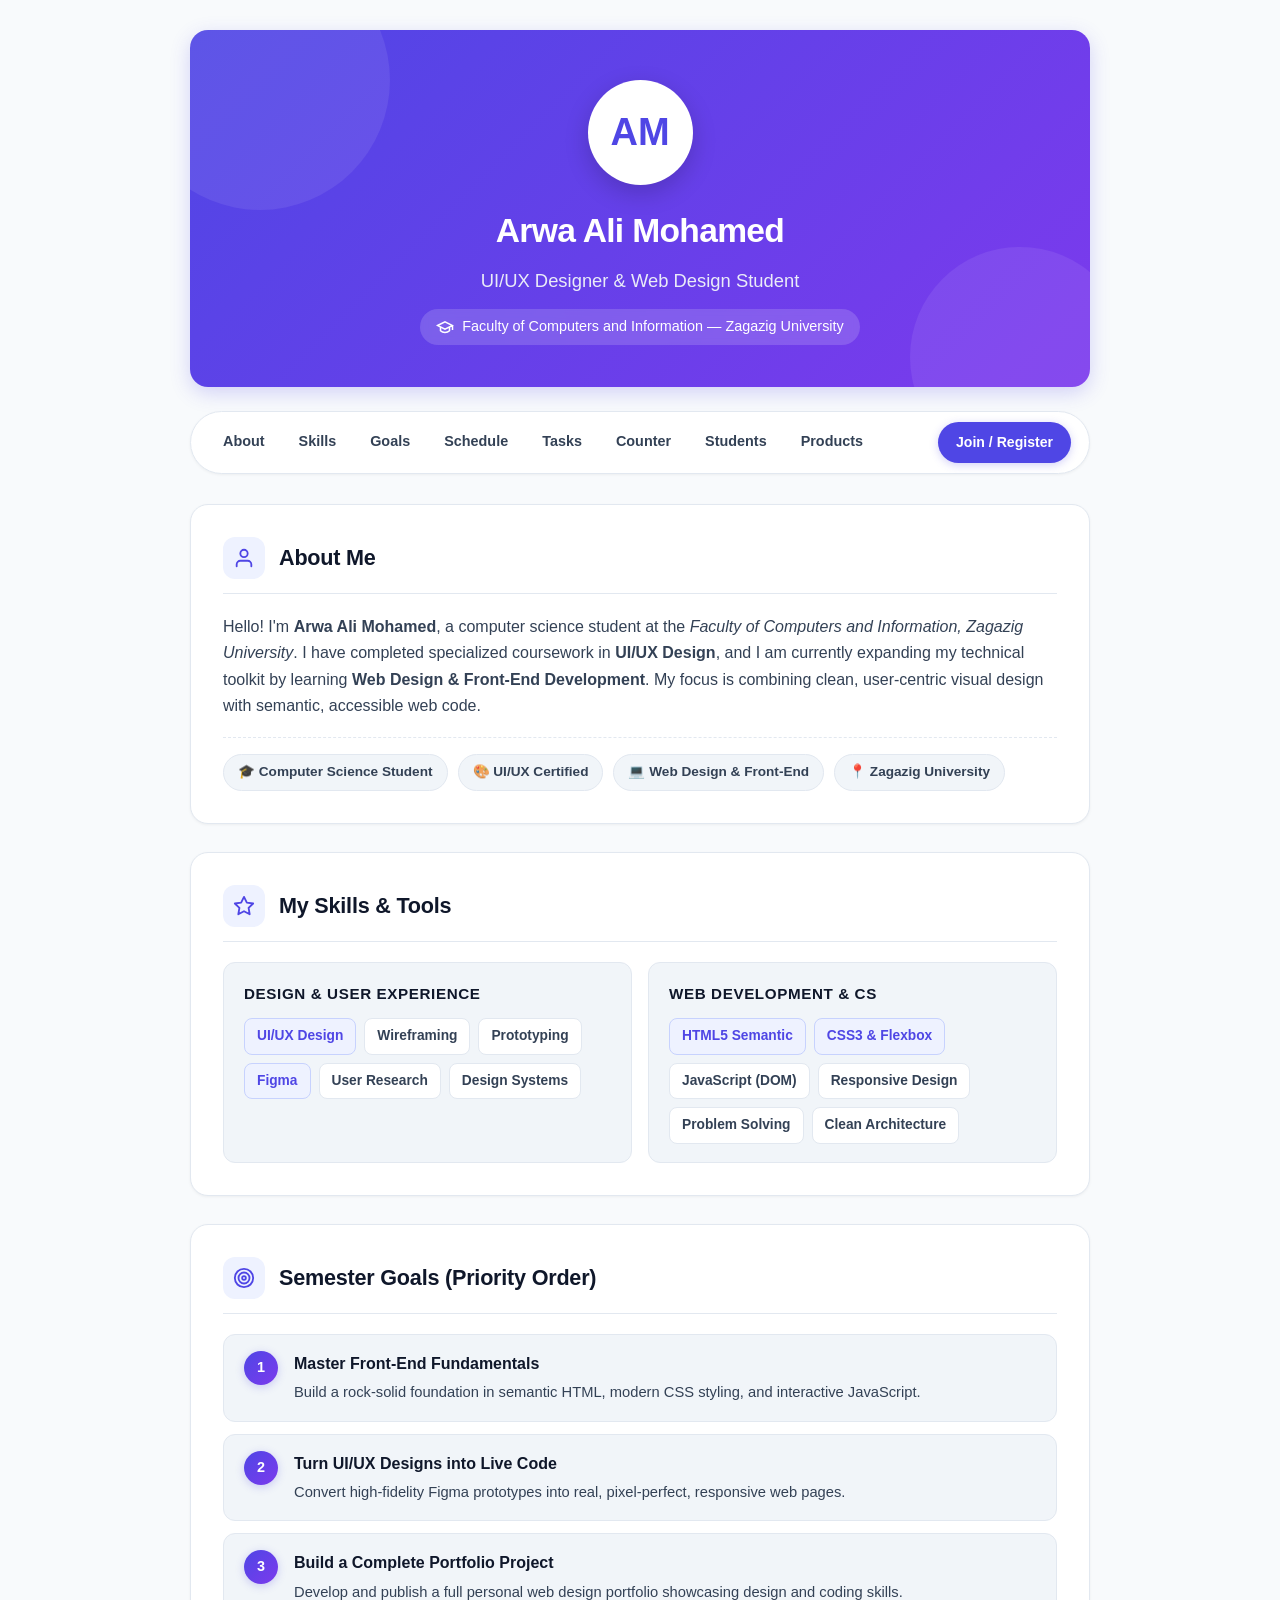
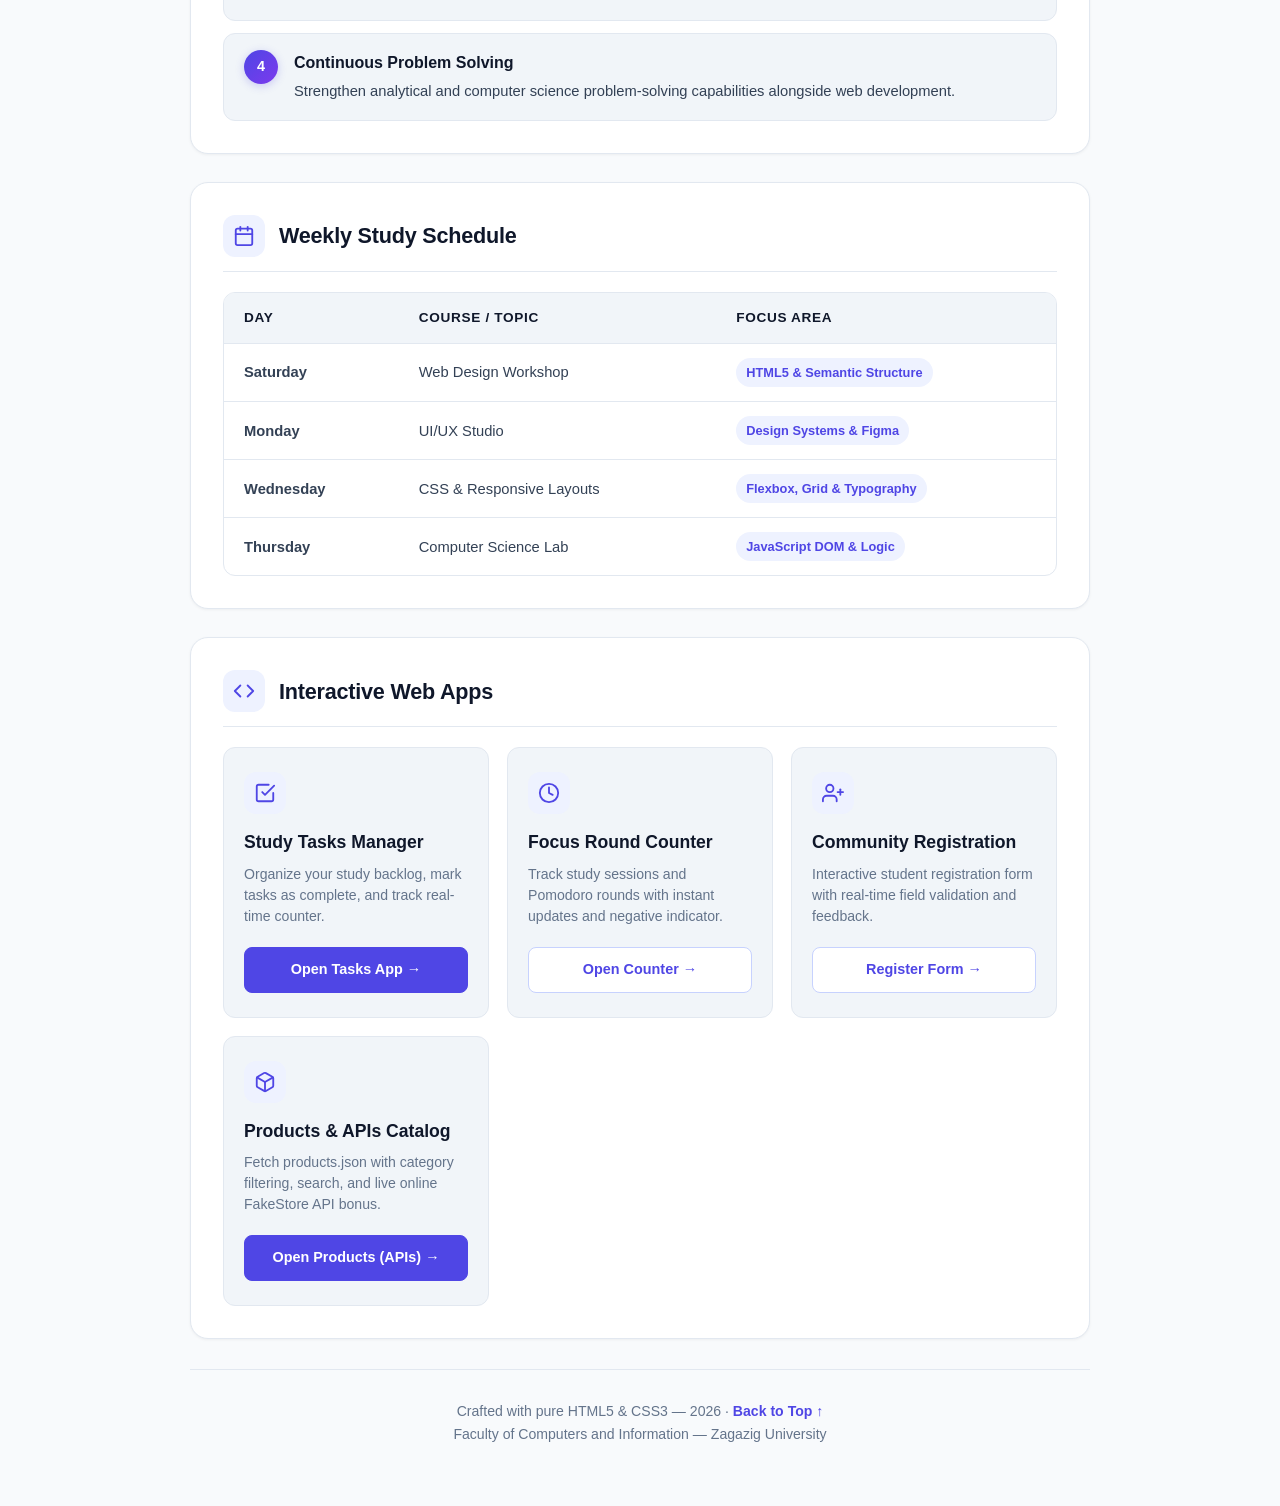
<file: index.html>
<!DOCTYPE html>
<html lang="en">
<head>
    <meta charset="UTF-8">
    <meta name="viewport" content="width=device-width, initial-scale=1.0">
    <title>Arwa Ali Mohamed | Student Profile & Portfolio</title>
    <!-- External CSS Stylesheet -->
    <link rel="stylesheet" href="style.css">
</head>
<body>

    <div class="container">
        <!-- Hero Header -->
        <header class="hero-header">
            <div class="profile-avatar">AM</div>
            <h1>Arwa Ali Mohamed</h1>
            <p class="subtitle">UI/UX Designer & Web Design Student</p>
            <div class="university">
                <svg width="18" height="18" viewBox="0 0 24 24" fill="none" stroke="currentColor" stroke-width="2">
                    <path d="M22 10v6M2 10l10-5 10 5-10 5z"></path>
                    <path d="M6 12v5c3 3 9 3 12 0v-5"></path>
                </svg>
                Faculty of Computers and Information — Zagazig University
            </div>
        </header>

        <!-- Modern Floating Navbar -->
        <nav class="main-nav">
            <div class="nav-links">
                <a href="#about">About</a>
                <a href="#skills">Skills</a>
                <a href="#goals">Goals</a>
                <a href="#schedule">Schedule</a>
                <a href="todo.html">Tasks</a>
                <a href="counter.html">Counter</a>
                <a href="students.html">Students</a>
                <a href="products.html">Products</a>
            </div>
            <a href="register.html" class="nav-cta-btn">Join / Register</a>
        </nav>

        <!-- Main Content -->
        <main>
            <!-- 1. About Me Section -->
            <section id="about" class="section-card">
                <div class="section-header">
                    <div class="icon-badge">
                        <svg viewBox="0 0 24 24">
                            <path d="M20 21v-2a4 4 0 0 0-4-4H8a4 4 0 0 0-4 4v2"></path>
                            <circle cx="12" cy="7" r="4"></circle>
                        </svg>
                    </div>
                    <h2 class="section-title">About Me</h2>
                </div>
                <p>
                    Hello! I'm <strong>Arwa Ali Mohamed</strong>, a computer science student at the 
                    <em>Faculty of Computers and Information, Zagazig University</em>. 
                    I have completed specialized coursework in <strong>UI/UX Design</strong>, and I am currently expanding 
                    my technical toolkit by learning <strong>Web Design & Front-End Development</strong>. 
                    My focus is combining clean, user-centric visual design with semantic, accessible web code.
                </p>
                <div class="stats-chips-row">
                    <span class="stat-chip">🎓 Computer Science Student</span>
                    <span class="stat-chip">🎨 UI/UX Certified</span>
                    <span class="stat-chip">💻 Web Design & Front-End</span>
                    <span class="stat-chip">📍 Zagazig University</span>
                </div>
            </section>

            <!-- 2. Skills & Tools Section -->
            <section id="skills" class="section-card">
                <div class="section-header">
                    <div class="icon-badge">
                        <svg viewBox="0 0 24 24">
                            <polygon points="12 2 15.09 8.26 22 9.27 17 14.14 18.18 21.02 12 17.77 5.82 21.02 7 14.14 2 9.27 8.91 8.26 12 2"></polygon>
                        </svg>
                    </div>
                    <h2 class="section-title">My Skills & Tools</h2>
                </div>

                <div class="skills-group-grid">
                    <!-- Design Subcard -->
                    <div class="skills-subcard">
                        <h3>Design & User Experience</h3>
                        <div class="skills-tag-wrap">
                            <span class="skill-tag featured">UI/UX Design</span>
                            <span class="skill-tag">Wireframing</span>
                            <span class="skill-tag">Prototyping</span>
                            <span class="skill-tag featured">Figma</span>
                            <span class="skill-tag">User Research</span>
                            <span class="skill-tag">Design Systems</span>
                        </div>
                    </div>

                    <!-- Development Subcard -->
                    <div class="skills-subcard">
                        <h3>Web Development & CS</h3>
                        <div class="skills-tag-wrap">
                            <span class="skill-tag featured">HTML5 Semantic</span>
                            <span class="skill-tag featured">CSS3 & Flexbox</span>
                            <span class="skill-tag">JavaScript (DOM)</span>
                            <span class="skill-tag">Responsive Design</span>
                            <span class="skill-tag">Problem Solving</span>
                            <span class="skill-tag">Clean Architecture</span>
                        </div>
                    </div>
                </div>
            </section>

            <!-- 3. Semester Goals Section -->
            <section id="goals" class="section-card">
                <div class="section-header">
                    <div class="icon-badge">
                        <svg viewBox="0 0 24 24">
                            <circle cx="12" cy="12" r="10"></circle>
                            <circle cx="12" cy="12" r="6"></circle>
                            <circle cx="12" cy="12" r="2"></circle>
                        </svg>
                    </div>
                    <h2 class="section-title">Semester Goals (Priority Order)</h2>
                </div>

                <div class="goals-milestones-list">
                    <div class="milestone-item">
                        <div class="milestone-number">1</div>
                        <div class="milestone-content">
                            <h4>Master Front-End Fundamentals</h4>
                            <p>Build a rock-solid foundation in semantic HTML, modern CSS styling, and interactive JavaScript.</p>
                        </div>
                    </div>

                    <div class="milestone-item">
                        <div class="milestone-number">2</div>
                        <div class="milestone-content">
                            <h4>Turn UI/UX Designs into Live Code</h4>
                            <p>Convert high-fidelity Figma prototypes into real, pixel-perfect, responsive web pages.</p>
                        </div>
                    </div>

                    <div class="milestone-item">
                        <div class="milestone-number">3</div>
                        <div class="milestone-content">
                            <h4>Build a Complete Portfolio Project</h4>
                            <p>Develop and publish a full personal web design portfolio showcasing design and coding skills.</p>
                        </div>
                    </div>

                    <div class="milestone-item">
                        <div class="milestone-number">4</div>
                        <div class="milestone-content">
                            <h4>Continuous Problem Solving</h4>
                            <p>Strengthen analytical and computer science problem-solving capabilities alongside web development.</p>
                        </div>
                    </div>
                </div>
            </section>

            <!-- 4. Weekly Study Schedule -->
            <section id="schedule" class="section-card">
                <div class="section-header">
                    <div class="icon-badge">
                        <svg viewBox="0 0 24 24">
                            <rect x="3" y="4" width="18" height="18" rx="2" ry="2"></rect>
                            <line x1="16" y1="2" x2="16" y2="6"></line>
                            <line x1="8" y1="2" x2="8" y2="6"></line>
                            <line x1="3" y1="10" x2="21" y2="10"></line>
                        </svg>
                    </div>
                    <h2 class="section-title">Weekly Study Schedule</h2>
                </div>

                <div class="table-card-wrap">
                    <table class="modern-table">
                        <thead>
                            <tr>
                                <th>Day</th>
                                <th>Course / Topic</th>
                                <th>Focus Area</th>
                            </tr>
                        </thead>
                        <tbody>
                            <tr>
                                <td><strong>Saturday</strong></td>
                                <td>Web Design Workshop</td>
                                <td><span class="table-badge">HTML5 & Semantic Structure</span></td>
                            </tr>
                            <tr>
                                <td><strong>Monday</strong></td>
                                <td>UI/UX Studio</td>
                                <td><span class="table-badge">Design Systems & Figma</span></td>
                            </tr>
                            <tr>
                                <td><strong>Wednesday</strong></td>
                                <td>CSS & Responsive Layouts</td>
                                <td><span class="table-badge">Flexbox, Grid & Typography</span></td>
                            </tr>
                            <tr>
                                <td><strong>Thursday</strong></td>
                                <td>Computer Science Lab</td>
                                <td><span class="table-badge">JavaScript DOM & Logic</span></td>
                            </tr>
                        </tbody>
                    </table>
                </div>
            </section>

            <!-- 5. Interactive Apps & Tools Showcase -->
            <section id="apps" class="section-card">
                <div class="section-header">
                    <div class="icon-badge">
                        <svg viewBox="0 0 24 24">
                            <polyline points="16 18 22 12 16 6"></polyline>
                            <polyline points="8 6 2 12 8 18"></polyline>
                        </svg>
                    </div>
                    <h2 class="section-title">Interactive Web Apps</h2>
                </div>

                <div class="apps-showcase-grid">
                    <!-- App 1: To-Do List -->
                    <div class="app-card">
                        <div class="app-card-top">
                            <div class="icon-badge">
                                <svg viewBox="0 0 24 24">
                                    <path d="M9 11l3 3L22 4"></path>
                                    <path d="M21 12v7a2 2 0 0 1-2 2H5a2 2 0 0 1-2-2V5a2 2 0 0 1 2-2h11"></path>
                                </svg>
                            </div>
                            <h3>Study Tasks Manager</h3>
                            <p>Organize your study backlog, mark tasks as complete, and track real-time counter.</p>
                        </div>
                        <a href="todo.html" class="app-action-btn primary">Open Tasks App →</a>
                    </div>

                    <!-- App 2: Counter -->
                    <div class="app-card">
                        <div class="app-card-top">
                            <div class="icon-badge">
                                <svg viewBox="0 0 24 24">
                                    <circle cx="12" cy="12" r="10"></circle>
                                    <polyline points="12 6 12 12 16 14"></polyline>
                                </svg>
                            </div>
                            <h3>Focus Round Counter</h3>
                            <p>Track study sessions and Pomodoro rounds with instant updates and negative indicator.</p>
                        </div>
                        <a href="counter.html" class="app-action-btn">Open Counter →</a>
                    </div>

                    <!-- App 3: Registration -->
                    <div class="app-card">
                        <div class="app-card-top">
                            <div class="icon-badge">
                                <svg viewBox="0 0 24 24">
                                    <path d="M16 21v-2a4 4 0 0 0-4-4H5a4 4 0 0 0-4 4v2"></path>
                                    <circle cx="8.5" cy="7" r="4"></circle>
                                    <line x1="20" y1="8" x2="20" y2="14"></line>
                                    <line x1="23" y1="11" x2="17" y2="11"></line>
                                </svg>
                            </div>
                            <h3>Community Registration</h3>
                            <p>Interactive student registration form with real-time field validation and feedback.</p>
                        </div>
                        <a href="register.html" class="app-action-btn">Register Form →</a>
                    </div>

                    <!-- App 4: Products & APIs -->
                    <div class="app-card">
                        <div class="app-card-top">
                            <div class="icon-badge">
                                <svg viewBox="0 0 24 24">
                                    <path d="M21 16V8a2 2 0 0 0-1-1.73l-7-4a2 2 0 0 0-2 0l-7 4A2 2 0 0 0 3 8v8a2 2 0 0 0 1 1.73l7 4a2 2 0 0 0 2 0l7-4A2 2 0 0 0 21 16z"></path>
                                    <polyline points="3.27 6.96 12 12.01 20.73 6.96"></polyline>
                                    <line x1="12" y1="22.08" x2="12" y2="12"></line>
                                </svg>
                            </div>
                            <h3>Products & APIs Catalog</h3>
                            <p>Fetch products.json with category filtering, search, and live online FakeStore API bonus.</p>
                        </div>
                        <a href="products.html" class="app-action-btn primary">Open Products (APIs) →</a>
                    </div>
                </div>
            </section>
        </main>

        <!-- Footer -->
        <footer class="main-footer">
            <p>Crafted with pure HTML5 & CSS3 — 2026 · <a href="#about">Back to Top ↑</a></p>
            <p>Faculty of Computers and Information — Zagazig University</p>
        </footer>
    </div>

</body>
</html>
</file>
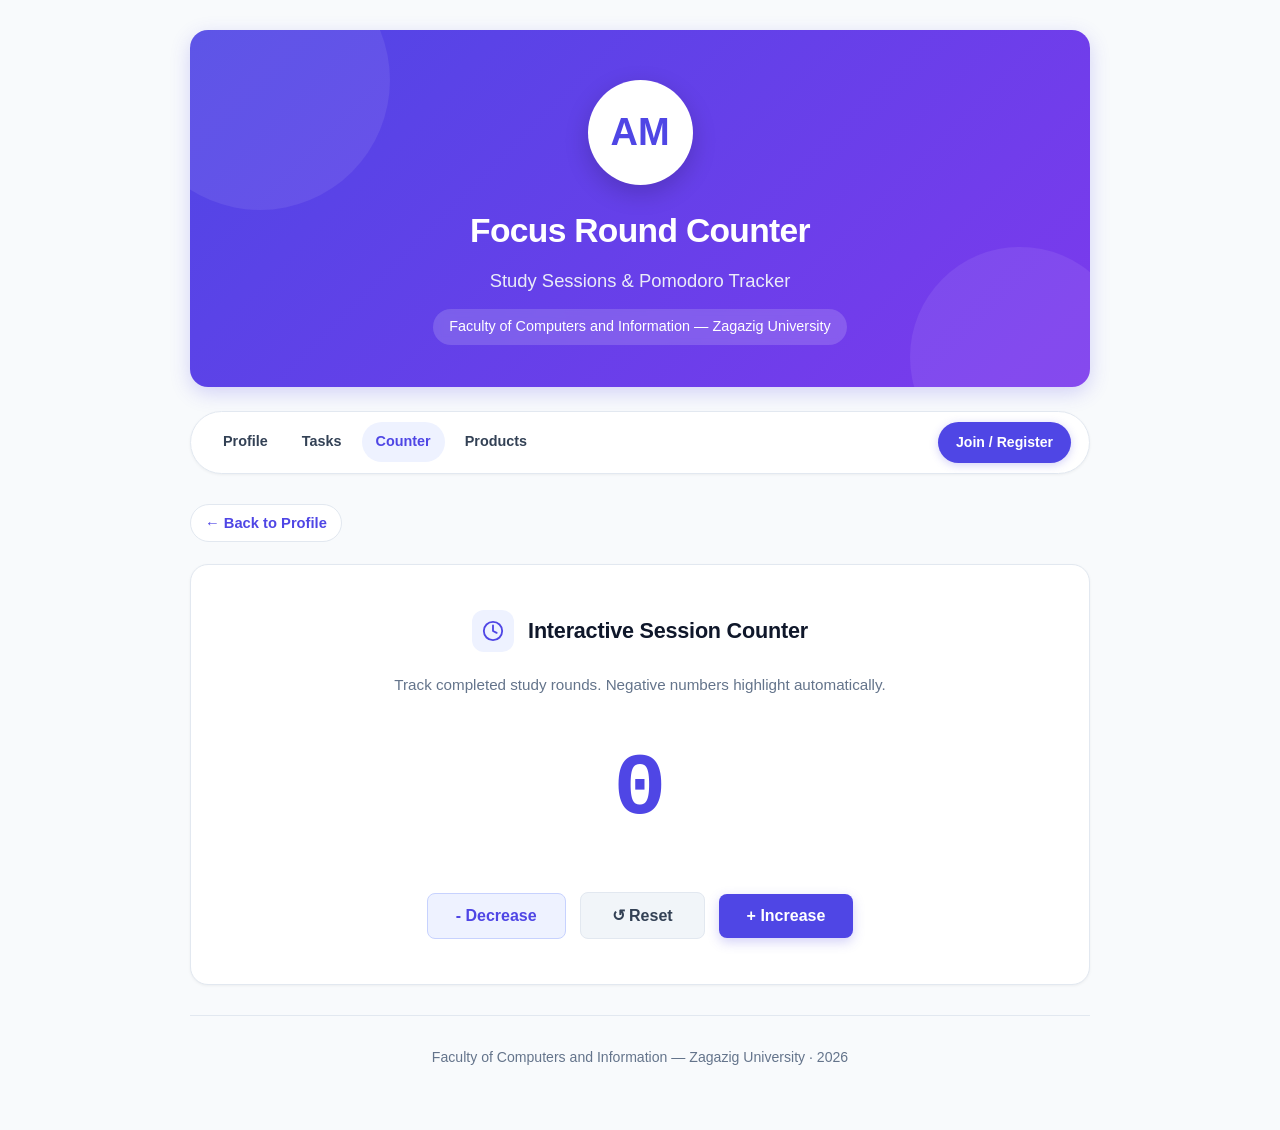
<file: counter.html>
<!DOCTYPE html>
<html lang="en">
<head>
    <meta charset="UTF-8">
    <meta name="viewport" content="width=device-width, initial-scale=1.0">
    <title>Focus Counter | Student Hub</title>
    <!-- External CSS Stylesheet -->
    <link rel="stylesheet" href="style.css">
</head>
<body>

    <div class="container">
        <!-- Hero Header -->
        <header class="hero-header">
            <div class="profile-avatar">AM</div>
            <h1>Focus Round Counter</h1>
            <p class="subtitle">Study Sessions & Pomodoro Tracker</p>
            <div class="university">
                Faculty of Computers and Information — Zagazig University
            </div>
        </header>

        <!-- Modern Floating Navbar -->
        <nav class="main-nav">
            <div class="nav-links">
                <a href="index.html">Profile</a>
                <a href="todo.html">Tasks</a>
                <a href="counter.html" class="active">Counter</a>
                <a href="products.html">Products</a>
            </div>
            <a href="register.html" class="nav-cta-btn">Join / Register</a>
        </nav>

        <!-- Main Content -->
        <main>
            <a href="index.html" class="back-link">← Back to Profile</a>

            <div class="counter-box">
                <div class="section-header" style="justify-content: center; border-bottom: none; margin-bottom: 0;">
                    <div class="icon-badge">
                        <svg viewBox="0 0 24 24">
                            <circle cx="12" cy="12" r="10"></circle>
                            <polyline points="12 6 12 12 16 14"></polyline>
                        </svg>
                    </div>
                    <h2 class="section-title">Interactive Session Counter</h2>
                </div>
                <p style="color: var(--text-muted); font-size: 0.95rem; margin-top: 6px;">
                    Track completed study rounds. Negative numbers highlight automatically.
                </p>

                <!-- Exercise 1 requirement: element with id="count" -->
                <div id="count" class="counter-display">0</div>

                <!-- 3 buttons: Decrease, Reset, Increase -->
                <div class="counter-controls">
                    <button id="minus" class="btn-counter">- Decrease</button>
                    <button id="reset" class="btn-counter">↺ Reset</button>
                    <button id="plus" class="btn-counter">+ Increase</button>
                </div>
            </div>
        </main>

        <!-- Footer -->
        <footer class="main-footer">
            <p>Faculty of Computers and Information — Zagazig University · 2026</p>
        </footer>
    </div>

    <!-- Exercise 1 script -->
    <script src="counter.js"></script>
</body>
</html>
</file>
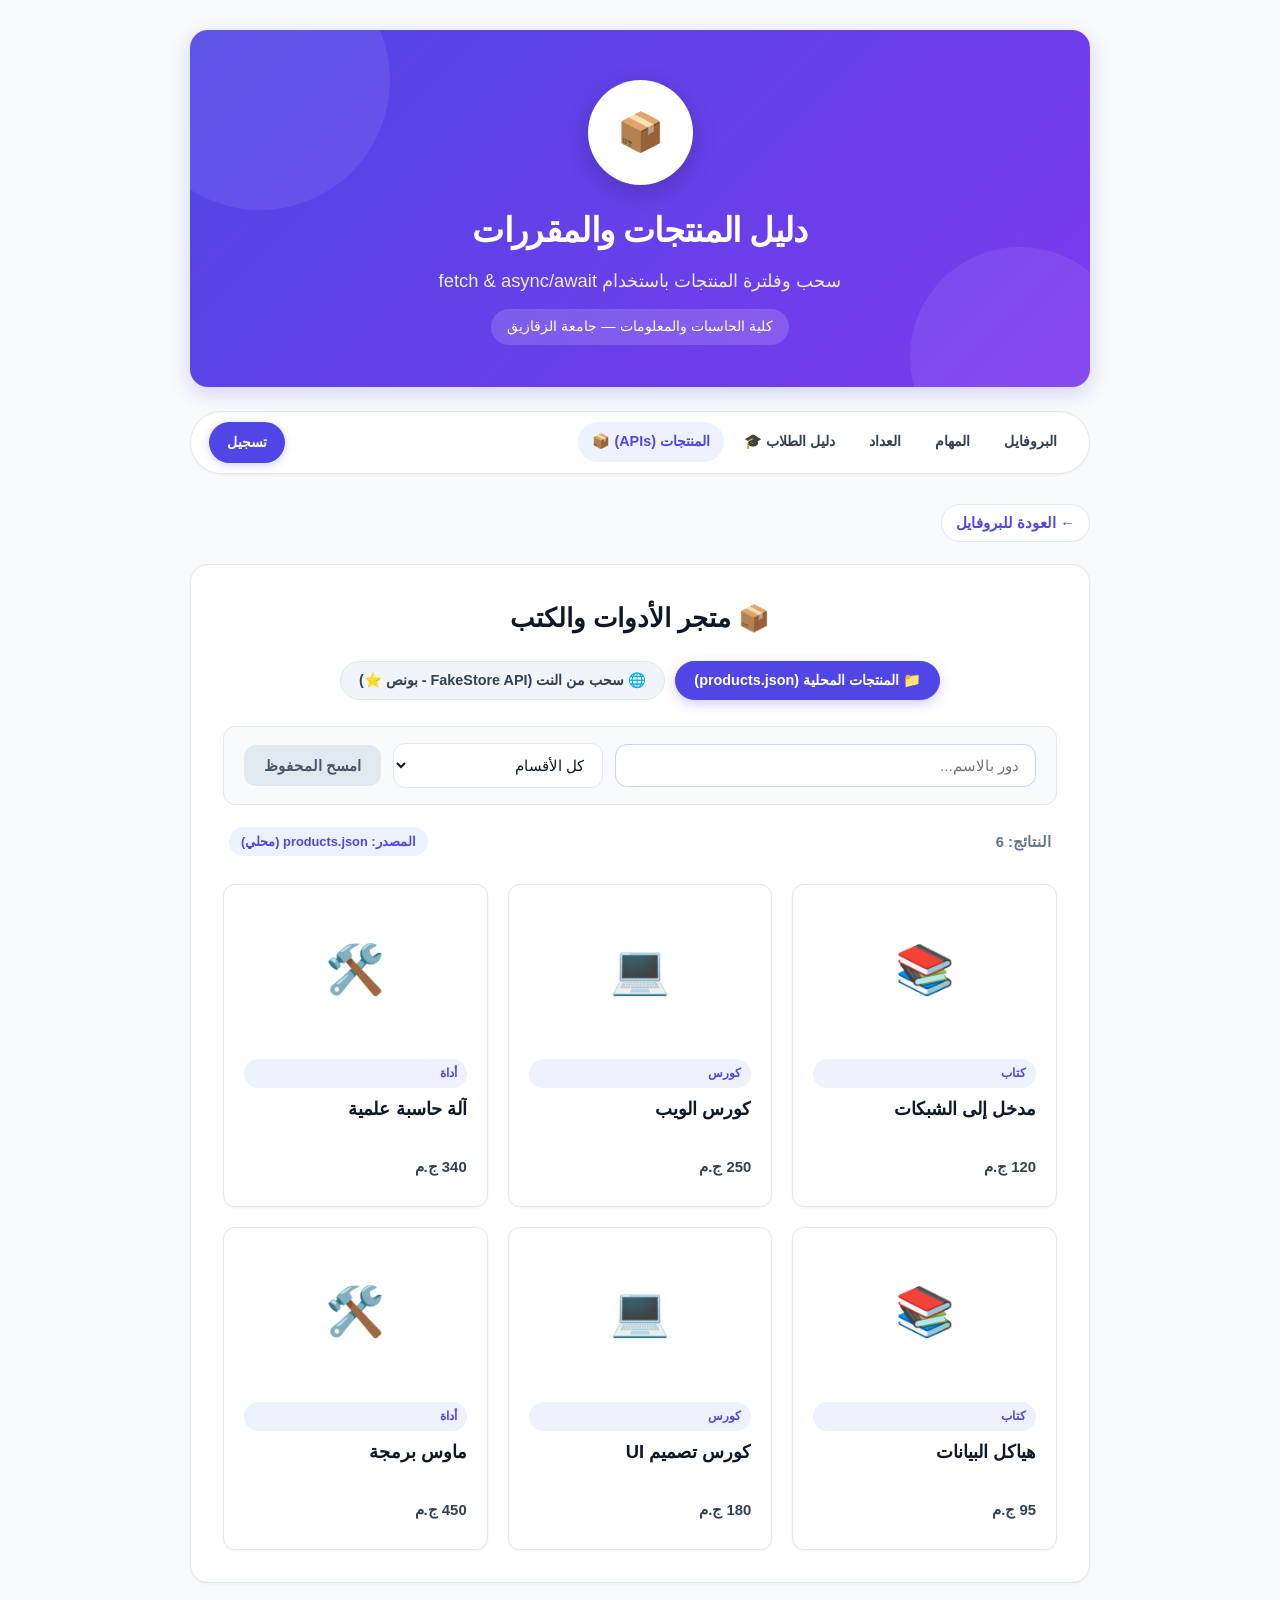
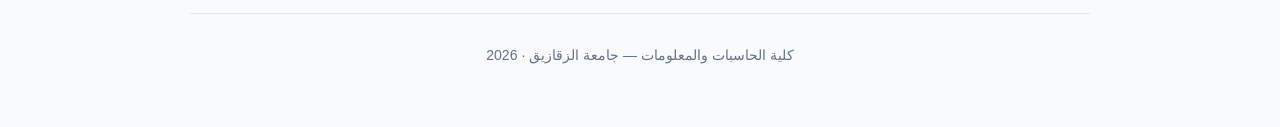
<file: products.html>
<!DOCTYPE html>
<html lang="ar" dir="rtl">
<head>
    <meta charset="UTF-8">
    <meta name="viewport" content="width=device-width, initial-scale=1.0">
    <title>دليل المنتجات والمقررات | Student Hub</title>
    <!-- External CSS Stylesheet -->
    <link rel="stylesheet" href="style.css">
</head>
<body>

    <div class="container">
        <!-- Hero Header -->
        <header class="hero-header">
            <div class="profile-avatar">📦</div>
            <h1>دليل المنتجات والمقررات</h1>
            <p class="subtitle">سحب وفلترة المنتجات باستخدام fetch & async/await</p>
            <div class="university">
                كلية الحاسبات والمعلومات — جامعة الزقازيق
            </div>
        </header>

        <!-- Modern Floating Navbar -->
        <nav class="main-nav">
            <div class="nav-links">
                <a href="index.html">البروفايل</a>
                <a href="todo.html">المهام</a>
                <a href="counter.html">العداد</a>
                <a href="students.html">دليل الطلاب 🎓</a>
                <a href="products.html" class="active">المنتجات (APIs) 📦</a>
            </div>
            <a href="register.html" class="nav-cta-btn">تسجيل</a>
        </nav>

        <!-- Main Content -->
        <main>
            <a href="index.html" class="back-link">← العودة للبروفايل</a>

            <div class="products-page-card">
                <!-- Title matching Image 2 -->
                <div class="products-header-title">
                    <h2>📦 متجر الأدوات والكتب</h2>
                </div>

                <!-- Tabs: Local JSON vs Online API Bonus -->
                <div class="source-tabs">
                    <button id="tabLocal" class="tab-btn active">
                        📁 المنتجات المحلية (products.json)
                    </button>
                    <button id="tabApi" class="tab-btn">
                        🌐 سحب من النت (FakeStore API - بونص ⭐)
                    </button>
                </div>

                <!-- Filter Controls matching instructor code IDs -->
                <div class="filter-controls-row">
                    <!-- Search input: #search -->
                    <div class="search-wrap">
                        <input type="text" id="search" placeholder="دور بالاسم...">
                    </div>

                    <!-- Category dropdown: #category -->
                    <div class="select-wrap">
                        <select id="category">
                            <option value="all">كل الأقسام</option>
                            <option value="كتاب">كتاب</option>
                            <option value="كورس">كورس</option>
                            <option value="أداة">أداة</option>
                        </select>
                    </div>

                    <!-- Reset / Clear Button: #clearSaved -->
                    <button id="clearSaved" class="clear-btn">امسح المحفوظ</button>
                </div>

                <!-- Results counter: #count -->
                <div class="results-count-bar">
                    <span id="count">النتائج: 0</span>
                    <span id="sourceLabel" class="source-badge">المصدر: products.json</span>
                </div>

                <!-- Cards grid: #grid -->
                <div id="grid" class="products-grid"></div>
            </div>
        </main>

        <!-- Footer -->
        <footer class="main-footer">
            <p>كلية الحاسبات والمعلومات — جامعة الزقازيق · 2026</p>
        </footer>
    </div>

    <!-- Script for Products -->
    <script src="products.js"></script>
</body>
</html>
</file>
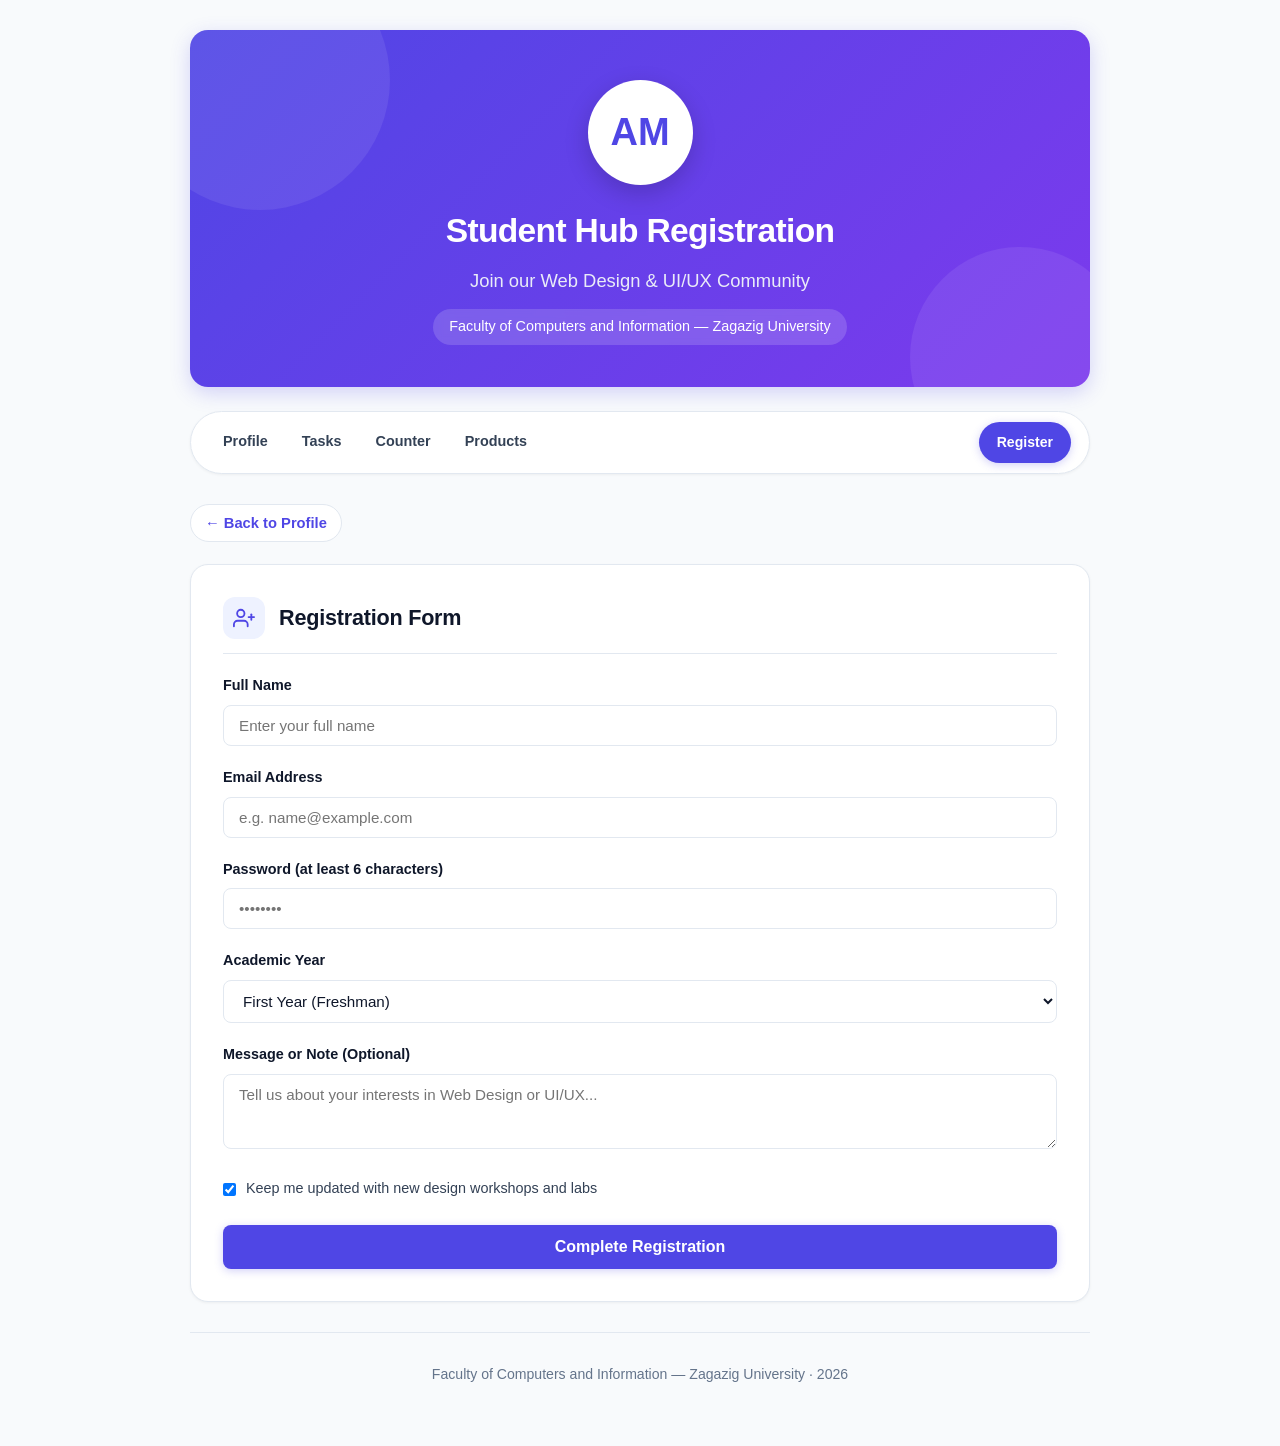
<file: register.html>
<!DOCTYPE html>
<html lang="en">
<head>
    <meta charset="UTF-8">
    <meta name="viewport" content="width=device-width, initial-scale=1.0">
    <title>Community Registration | Student Hub</title>
    <!-- External CSS Stylesheet -->
    <link rel="stylesheet" href="style.css">
</head>
<body>

    <div class="container">
        <!-- Hero Header -->
        <header class="hero-header">
            <div class="profile-avatar">AM</div>
            <h1>Student Hub Registration</h1>
            <p class="subtitle">Join our Web Design & UI/UX Community</p>
            <div class="university">
                Faculty of Computers and Information — Zagazig University
            </div>
        </header>

        <!-- Modern Floating Navbar -->
        <nav class="main-nav">
            <div class="nav-links">
                <a href="index.html">Profile</a>
                <a href="todo.html">Tasks</a>
                <a href="counter.html">Counter</a>
                <a href="products.html">Products</a>
            </div>
            <a href="register.html" class="nav-cta-btn active">Register</a>
        </nav>

        <!-- Main Content -->
        <main>
            <a href="index.html" class="back-link">← Back to Profile</a>

            <div class="form-card">
                <div class="section-header">
                    <div class="icon-badge">
                        <svg viewBox="0 0 24 24">
                            <path d="M16 21v-2a4 4 0 0 0-4-4H5a4 4 0 0 0-4 4v2"></path>
                            <circle cx="8.5" cy="7" r="4"></circle>
                            <line x1="20" y1="8" x2="20" y2="14"></line>
                            <line x1="23" y1="11" x2="17" y2="11"></line>
                        </svg>
                    </div>
                    <h2 class="section-title">Registration Form</h2>
                </div>

                <!-- Exercise 2 requirement: <p id="msg"></p> before the form -->
                <p id="msg"></p>

                <form id="regForm" action="#" method="post">
                    <div class="form-row">
                        <label for="fullName">Full Name</label>
                        <input type="text" id="fullName" name="fullName" placeholder="Enter your full name">
                    </div>

                    <div class="form-row">
                        <label for="email">Email Address</label>
                        <input type="email" id="email" name="email" placeholder="e.g. name@example.com">
                    </div>

                    <div class="form-row">
                        <label for="password">Password (at least 6 characters)</label>
                        <input type="password" id="password" name="password" placeholder="••••••••">
                    </div>

                    <div class="form-row">
                        <label for="academicYear">Academic Year</label>
                        <select id="academicYear" name="academicYear">
                            <option value="year1">First Year (Freshman)</option>
                            <option value="year2">Second Year (Sophomore)</option>
                            <option value="year3">Third Year (Junior)</option>
                            <option value="year4">Fourth Year (Senior)</option>
                        </select>
                    </div>

                    <div class="form-row">
                        <label for="message">Message or Note (Optional)</label>
                        <textarea id="message" name="message" rows="3" placeholder="Tell us about your interests in Web Design or UI/UX..."></textarea>
                    </div>

                    <div class="checkbox-row">
                        <input type="checkbox" id="subscribe" name="subscribe" checked>
                        <label for="subscribe">Keep me updated with new design workshops and labs</label>
                    </div>

                    <button type="submit" class="submit-btn">Complete Registration</button>
                </form>
            </div>
        </main>

        <!-- Footer -->
        <footer class="main-footer">
            <p>Faculty of Computers and Information — Zagazig University · 2026</p>
        </footer>
    </div>

    <!-- Exercise 2 script -->
    <script src="register.js"></script>
</body>
</html>
</file>
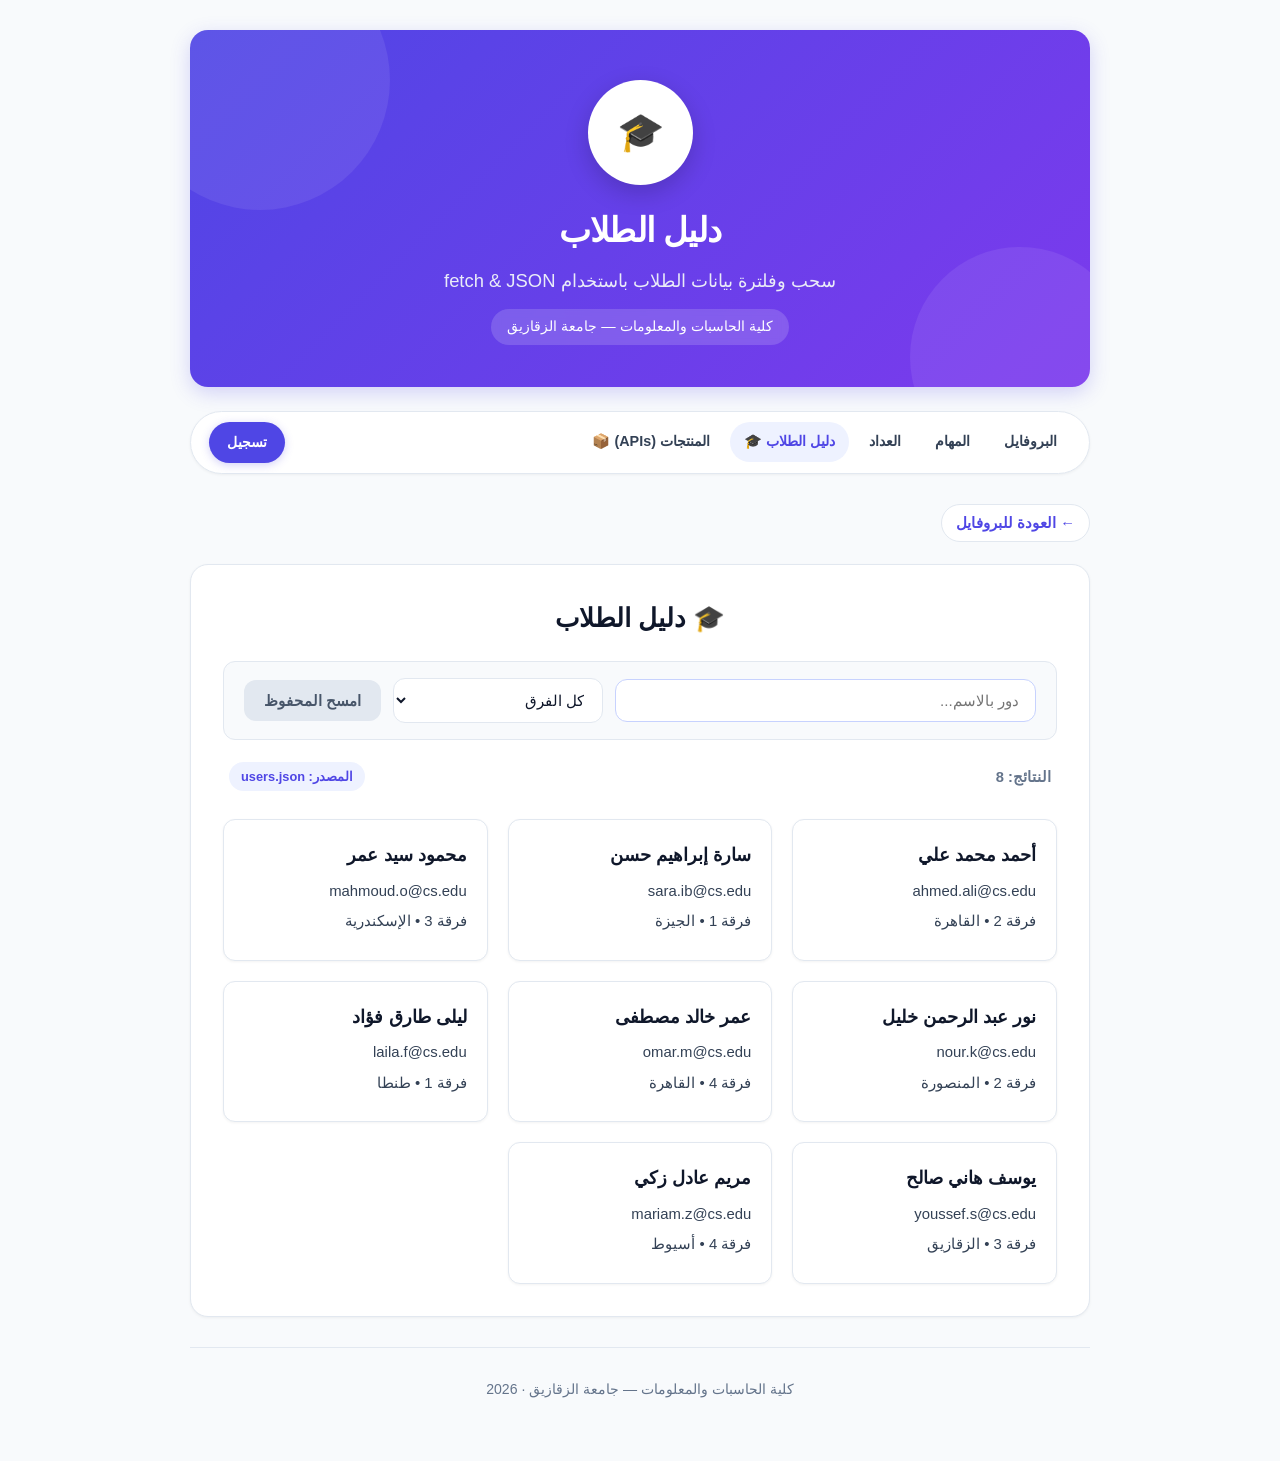
<file: students.html>
<!DOCTYPE html>
<html lang="ar" dir="rtl">
<head>
    <meta charset="UTF-8">
    <meta name="viewport" content="width=device-width, initial-scale=1.0">
    <title>دليل الطلاب | Student Hub</title>
    <!-- External CSS Stylesheet -->
    <link rel="stylesheet" href="style.css">
</head>
<body>

    <div class="container">
        <!-- Hero Header -->
        <header class="hero-header">
            <div class="profile-avatar">🎓</div>
            <h1>دليل الطلاب</h1>
            <p class="subtitle">سحب وفلترة بيانات الطلاب باستخدام fetch & JSON</p>
            <div class="university">
                كلية الحاسبات والمعلومات — جامعة الزقازيق
            </div>
        </header>

        <!-- Modern Floating Navbar -->
        <nav class="main-nav">
            <div class="nav-links">
                <a href="index.html">البروفايل</a>
                <a href="todo.html">المهام</a>
                <a href="counter.html">العداد</a>
                <a href="students.html" class="active">دليل الطلاب 🎓</a>
                <a href="products.html">المنتجات (APIs) 📦</a>
            </div>
            <a href="register.html" class="nav-cta-btn">تسجيل</a>
        </nav>

        <!-- Main Content -->
        <main>
            <a href="index.html" class="back-link">← العودة للبروفايل</a>

            <div class="products-page-card">
                <!-- Title matching instructor screenshot -->
                <div class="products-header-title">
                    <h2>🎓 دليل الطلاب</h2>
                </div>

                <!-- Controls row matching instructor code -->
                <div class="filter-controls-row">
                    <!-- Search input: #search -->
                    <div class="search-wrap">
                        <input type="text" id="search" placeholder="دور بالاسم...">
                    </div>

                    <!-- Year select: #year -->
                    <div class="select-wrap">
                        <select id="year">
                            <option value="all">كل الفرق</option>
                            <option value="1">فرقة ١</option>
                            <option value="2">فرقة ٢</option>
                            <option value="3">فرقة ٣</option>
                            <option value="4">فرقة ٤</option>
                        </select>
                    </div>

                    <!-- Reset button: #clearSaved -->
                    <button id="clearSaved" class="clear-btn">امسح المحفوظ</button>
                </div>

                <!-- Results counter: #count -->
                <div class="results-count-bar">
                    <span id="count">النتائج: 0</span>
                    <span class="source-badge">المصدر: users.json</span>
                </div>

                <!-- Cards grid: #grid -->
                <div id="grid" class="products-grid"></div>
            </div>
        </main>

        <!-- Footer -->
        <footer class="main-footer">
            <p>كلية الحاسبات والمعلومات — جامعة الزقازيق · 2026</p>
        </footer>
    </div>

    <!-- Script matching instructor's code -->
    <script src="app.js"></script>
</body>
</html>
</file>
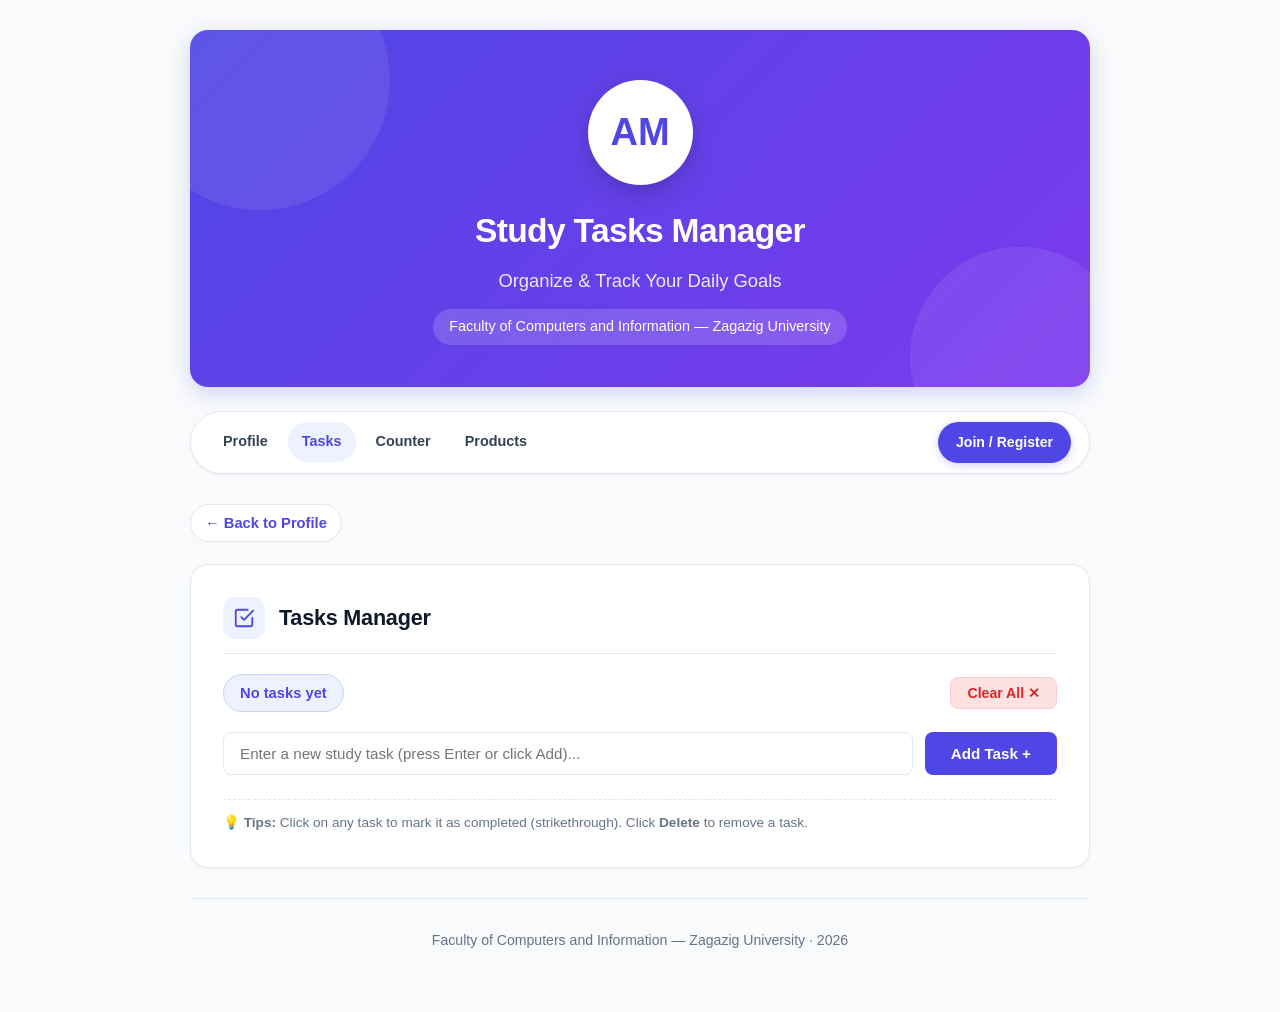
<file: todo.html>
<!DOCTYPE html>
<html lang="en">
<head>
    <meta charset="UTF-8">
    <meta name="viewport" content="width=device-width, initial-scale=1.0">
    <title>Study Tasks Manager | Student Hub</title>
    <!-- External CSS Stylesheet -->
    <link rel="stylesheet" href="style.css">
</head>
<body>

    <div class="container">
        <!-- Hero Header -->
        <header class="hero-header">
            <div class="profile-avatar">AM</div>
            <h1>Study Tasks Manager</h1>
            <p class="subtitle">Organize & Track Your Daily Goals</p>
            <div class="university">
                Faculty of Computers and Information — Zagazig University
            </div>
        </header>

        <!-- Modern Floating Navbar -->
        <nav class="main-nav">
            <div class="nav-links">
                <a href="index.html">Profile</a>
                <a href="todo.html" class="active">Tasks</a>
                <a href="counter.html">Counter</a>
                <a href="products.html">Products</a>
            </div>
            <a href="register.html" class="nav-cta-btn">Join / Register</a>
        </nav>

        <!-- Main Content -->
        <main>
            <a href="index.html" class="back-link">← Back to Profile</a>

            <div class="todo-box">
                <div class="section-header">
                    <div class="icon-badge">
                        <svg viewBox="0 0 24 24">
                            <path d="M9 11l3 3L22 4"></path>
                            <path d="M21 12v7a2 2 0 0 1-2 2H5a2 2 0 0 1-2-2V5a2 2 0 0 1 2-2h11"></path>
                        </svg>
                    </div>
                    <h2 class="section-title">Tasks Manager</h2>
                </div>

                <!-- Bonus: Live counter + Clear all button -->
                <div class="todo-header-bar">
                    <span id="taskCount">No tasks yet</span>
                    <button id="clearBtn">Clear All ✕</button>
                </div>

                <!-- Input + Add Button -->
                <div class="todo-input-group">
                    <input type="text" id="taskInp" placeholder="Enter a new study task (press Enter or click Add)...">
                    <button id="addBtn">Add Task +</button>
                </div>

                <!-- Exercise 3 requirement: <ul id="list"> -->
                <ul id="list"></ul>

                <p style="color: var(--text-muted); font-size: 0.85rem; margin-top: 18px; padding-top: 12px; border-top: 1px dashed var(--border-subtle);">
                    💡 <strong>Tips:</strong> Click on any task to mark it as completed (strikethrough). Click <strong>Delete</strong> to remove a task.
                </p>
            </div>
        </main>

        <!-- Footer -->
        <footer class="main-footer">
            <p>Faculty of Computers and Information — Zagazig University · 2026</p>
        </footer>
    </div>

    <!-- Exercise 3 script -->
    <script src="todo.js"></script>
</body>
</html>
</file>
<file: style.css>
/* ==========================================================================
   ARWA ALI MOHAMED — STUDENT HUB PORTFOLIO & APPS
   Modern, Pure CSS Design System (Clean UI/UX, No Frameworks)
   ========================================================================== */

/* --- 1. CSS VARIABLES & THEME --- */
:root {
    --primary: #4f46e5;
    --primary-hover: #4338ca;
    --primary-light: #eef2ff;
    --primary-border: #c7d2fe;
    --secondary: #7c3aed;
    --accent-gradient: linear-gradient(135deg, #4f46e5 0%, #7c3aed 100%);
    
    --bg-page: #f8fafc;
    --bg-card: #ffffff;
    --bg-subtle: #f1f5f9;
    
    --text-main: #0f172a;
    --text-body: #334155;
    --text-muted: #64748b;
    --text-white: #ffffff;
    
    --border-subtle: #e2e8f0;
    --border-hover: #cbd5e1;
    
    --radius-sm: 8px;
    --radius-md: 12px;
    --radius-lg: 18px;
    --radius-full: 9999px;
    
    --shadow-sm: 0 1px 3px rgba(0, 0, 0, 0.05);
    --shadow-md: 0 4px 14px rgba(0, 0, 0, 0.06);
    --shadow-lg: 0 10px 30px rgba(0, 0, 0, 0.08);
    --shadow-accent: 0 6px 20px rgba(79, 70, 229, 0.22);
}

/* --- 2. GLOBAL RESET & BASE --- */
* {
    margin: 0;
    padding: 0;
    box-sizing: border-box;
    font-family: -apple-system, BlinkMacSystemFont, "Segoe UI", Roboto, Helvetica, Arial, sans-serif;
}

html {
    scroll-behavior: smooth;
}

body {
    background-color: var(--bg-page);
    color: var(--text-body);
    line-height: 1.65;
    padding: 30px 16px;
    min-height: 100vh;
}

/* Page container wrapper */
.container {
    max-width: 900px;
    margin: 0 auto;
}

/* --- 3. HERO / PROFILE HEADER --- */
header.hero-header {
    background: var(--accent-gradient);
    color: var(--text-white);
    padding: 50px 30px 42px 30px;
    border-radius: var(--radius-lg);
    text-align: center;
    box-shadow: var(--shadow-accent);
    position: relative;
    overflow: hidden;
    margin-bottom: 24px;
}

/* Subtle background glowing circles for modern UI depth */
header.hero-header::before,
header.hero-header::after {
    content: '';
    position: absolute;
    border-radius: 50%;
    background: rgba(255, 255, 255, 0.08);
    pointer-events: none;
}
header.hero-header::before {
    width: 260px;
    height: 260px;
    top: -80px;
    left: -60px;
}
header.hero-header::after {
    width: 220px;
    height: 220px;
    bottom: -80px;
    right: -40px;
}

.profile-avatar {
    width: 105px;
    height: 105px;
    border-radius: 50%;
    background-color: #ffffff;
    color: var(--primary);
    display: flex;
    align-items: center;
    justify-content: center;
    font-size: 38px;
    font-weight: 800;
    margin: 0 auto 18px auto;
    box-shadow: 0 8px 24px rgba(0, 0, 0, 0.18);
    border: 4px solid rgba(255, 255, 255, 0.9);
}

header.hero-header h1 {
    font-size: 2.1rem;
    font-weight: 800;
    letter-spacing: -0.02em;
    margin-bottom: 8px;
    color: #ffffff;
}

header.hero-header .subtitle {
    font-size: 1.15rem;
    font-weight: 500;
    color: #f1f5f9;
    margin-bottom: 6px;
    opacity: 0.95;
}

header.hero-header .university {
    display: inline-flex;
    align-items: center;
    gap: 8px;
    background: rgba(255, 255, 255, 0.16);
    padding: 6px 16px;
    border-radius: var(--radius-full);
    font-size: 0.9rem;
    font-weight: 500;
    color: #ffffff;
    backdrop-filter: blur(4px);
    margin-top: 6px;
}

/* --- 4. MODERN NAVBAR (PRO LEVEL) --- */
nav.main-nav {
    background: #ffffff;
    padding: 10px 18px;
    border-radius: var(--radius-full);
    border: 1px solid var(--border-subtle);
    box-shadow: var(--shadow-sm);
    display: flex;
    align-items: center;
    justify-content: space-between;
    gap: 8px;
    margin-bottom: 30px;
    position: sticky;
    top: 16px;
    z-index: 200;
    backdrop-filter: blur(8px);
}

.nav-links {
    display: flex;
    align-items: center;
    gap: 6px;
    flex-wrap: wrap;
}

.nav-links a {
    color: var(--text-body);
    text-decoration: none;
    font-size: 0.9rem;
    font-weight: 600;
    padding: 8px 14px;
    border-radius: var(--radius-full);
    transition: all 0.2s ease;
}

.nav-links a:hover {
    color: var(--primary);
    background-color: var(--primary-light);
}

.nav-links a.active {
    color: var(--primary);
    background-color: var(--primary-light);
}

.nav-cta-btn {
    background: var(--primary);
    color: #ffffff !important;
    text-decoration: none;
    font-size: 0.88rem;
    font-weight: 600;
    padding: 9px 18px;
    border-radius: var(--radius-full);
    transition: all 0.2s ease;
    box-shadow: 0 2px 8px rgba(79, 70, 229, 0.25);
    white-space: nowrap;
}

.nav-cta-btn:hover {
    background: var(--primary-hover);
    transform: translateY(-1px);
    box-shadow: 0 4px 12px rgba(79, 70, 229, 0.35);
}

/* --- 5. SECTION CARDS (ELEGANT SEPARATION & SPACING) --- */
.section-card {
    background: var(--bg-card);
    border: 1px solid var(--border-subtle);
    border-radius: var(--radius-lg);
    padding: 32px;
    margin-bottom: 28px;
    box-shadow: var(--shadow-sm);
    transition: box-shadow 0.25s ease, border-color 0.25s ease;
}

.section-card:hover {
    box-shadow: var(--shadow-md);
    border-color: var(--border-hover);
}

/* Section Header Bar with Clean SVG Icon Badge */
.section-header {
    display: flex;
    align-items: center;
    gap: 14px;
    margin-bottom: 20px;
    padding-bottom: 14px;
    border-bottom: 1px solid var(--border-subtle);
}

.icon-badge {
    width: 42px;
    height: 42px;
    border-radius: var(--radius-md);
    background: var(--primary-light);
    color: var(--primary);
    display: inline-flex;
    align-items: center;
    justify-content: center;
    flex-shrink: 0;
}

.icon-badge svg {
    width: 22px;
    height: 22px;
    stroke: currentColor;
    stroke-width: 2;
    fill: none;
    stroke-linecap: round;
    stroke-linejoin: round;
}

.section-title {
    font-size: 1.35rem;
    font-weight: 700;
    color: var(--text-main);
    letter-spacing: -0.01em;
}

/* Highlights row in About Me */
.stats-chips-row {
    display: flex;
    gap: 10px;
    flex-wrap: wrap;
    margin-top: 18px;
    padding-top: 16px;
    border-top: 1px dashed var(--border-subtle);
}

.stat-chip {
    display: inline-flex;
    align-items: center;
    gap: 6px;
    background: var(--bg-subtle);
    color: var(--text-body);
    font-size: 0.85rem;
    font-weight: 600;
    padding: 6px 14px;
    border-radius: var(--radius-full);
    border: 1px solid var(--border-subtle);
}

/* --- 6. SKILLS CATEGORIES & CHIPS --- */
.skills-group-grid {
    display: grid;
    grid-template-columns: repeat(auto-fit, minmax(280px, 1fr));
    gap: 16px;
    margin-top: 8px;
}

.skills-subcard {
    background: var(--bg-subtle);
    padding: 18px 20px;
    border-radius: var(--radius-md);
    border: 1px solid var(--border-subtle);
}

.skills-subcard h3 {
    font-size: 0.95rem;
    font-weight: 700;
    color: var(--text-main);
    margin-bottom: 12px;
    text-transform: uppercase;
    letter-spacing: 0.04em;
}

.skills-tag-wrap {
    display: flex;
    flex-wrap: wrap;
    gap: 8px;
}

.skill-tag {
    background: #ffffff;
    color: var(--text-body);
    font-size: 0.86rem;
    font-weight: 600;
    padding: 6px 12px;
    border-radius: var(--radius-sm);
    border: 1px solid var(--border-subtle);
    transition: all 0.2s ease;
}

.skill-tag:hover {
    border-color: var(--primary-border);
    color: var(--primary);
    background-color: var(--primary-light);
    transform: translateY(-1px);
}

.skill-tag.featured {
    background: var(--primary-light);
    color: var(--primary);
    border-color: var(--primary-border);
}

/* --- 7. GOALS MILESTONES LIST --- */
.goals-milestones-list {
    display: flex;
    flex-direction: column;
    gap: 12px;
    margin-top: 8px;
}

.milestone-item {
    display: flex;
    align-items: flex-start;
    gap: 16px;
    padding: 16px 20px;
    background: var(--bg-subtle);
    border-radius: var(--radius-md);
    border: 1px solid var(--border-subtle);
    transition: transform 0.2s ease, border-color 0.2s ease;
}

.milestone-item:hover {
    border-color: var(--primary-border);
    transform: translateX(4px);
    background: #ffffff;
}

.milestone-number {
    width: 34px;
    height: 34px;
    border-radius: 50%;
    background: var(--accent-gradient);
    color: #ffffff;
    font-weight: 700;
    font-size: 0.9rem;
    display: flex;
    align-items: center;
    justify-content: center;
    flex-shrink: 0;
    box-shadow: 0 2px 8px rgba(79, 70, 229, 0.25);
}

.milestone-content h4 {
    font-size: 1rem;
    font-weight: 700;
    color: var(--text-main);
    margin-bottom: 3px;
}

.milestone-content p {
    font-size: 0.92rem;
    color: var(--text-body);
}

/* --- 8. MODERN SCHEDULE TABLE --- */
.table-card-wrap {
    overflow-x: auto;
    border: 1px solid var(--border-subtle);
    border-radius: var(--radius-md);
    background: #ffffff;
}

table.modern-table {
    width: 100%;
    border-collapse: collapse;
    text-align: left;
}

table.modern-table th {
    background: var(--bg-subtle);
    color: var(--text-main);
    font-weight: 700;
    font-size: 0.85rem;
    text-transform: uppercase;
    letter-spacing: 0.05em;
    padding: 14px 20px;
    border-bottom: 1px solid var(--border-subtle);
}

table.modern-table td {
    padding: 14px 20px;
    font-size: 0.92rem;
    border-bottom: 1px solid var(--border-subtle);
    color: var(--text-body);
}

table.modern-table tr:last-child td {
    border-bottom: none;
}

table.modern-table tr:hover td {
    background-color: #faf5ff;
}

.table-badge {
    display: inline-block;
    padding: 4px 10px;
    border-radius: var(--radius-full);
    font-size: 0.8rem;
    font-weight: 700;
    background: var(--primary-light);
    color: var(--primary);
}

/* --- 9. INTERACTIVE APPS SHOWCASE GRID --- */
.apps-showcase-grid {
    display: grid;
    grid-template-columns: repeat(auto-fit, minmax(240px, 1fr));
    gap: 18px;
    margin-top: 10px;
}

.app-card {
    background: var(--bg-subtle);
    border: 1px solid var(--border-subtle);
    border-radius: var(--radius-md);
    padding: 24px 20px;
    display: flex;
    flex-direction: column;
    justify-content: space-between;
    transition: all 0.25s ease;
}

.app-card:hover {
    background: #ffffff;
    border-color: var(--primary-border);
    transform: translateY(-3px);
    box-shadow: var(--shadow-md);
}

.app-card-top {
    margin-bottom: 20px;
}

.app-card-top .icon-badge {
    margin-bottom: 14px;
}

.app-card-top h3 {
    font-size: 1.1rem;
    font-weight: 700;
    color: var(--text-main);
    margin-bottom: 6px;
}

.app-card-top p {
    font-size: 0.88rem;
    color: var(--text-muted);
    line-height: 1.5;
}

.app-action-btn {
    display: inline-flex;
    align-items: center;
    justify-content: center;
    gap: 8px;
    background: #ffffff;
    color: var(--primary);
    border: 1px solid var(--primary-border);
    text-decoration: none;
    font-size: 0.9rem;
    font-weight: 600;
    padding: 10px 18px;
    border-radius: var(--radius-sm);
    transition: all 0.2s ease;
    width: 100%;
}

.app-action-btn:hover {
    background: var(--primary);
    color: #ffffff;
    border-color: var(--primary);
}

.app-action-btn.primary {
    background: var(--primary);
    color: #ffffff;
    border-color: var(--primary);
}

.app-action-btn.primary:hover {
    background: var(--primary-hover);
    border-color: var(--primary-hover);
}

/* --- 10. BACK LINK --- */
.back-link {
    display: inline-flex;
    align-items: center;
    gap: 8px;
    color: var(--primary);
    text-decoration: none;
    font-weight: 600;
    font-size: 0.92rem;
    margin-bottom: 22px;
    padding: 6px 14px;
    border-radius: var(--radius-full);
    background: #ffffff;
    border: 1px solid var(--border-subtle);
    transition: all 0.2s ease;
}

.back-link:hover {
    background: var(--primary-light);
    border-color: var(--primary-border);
    transform: translateX(-2px);
}

/* --- 11. REGISTRATION FORM & LIVE VALIDATION (#msg) --- */
.form-card {
    background: #ffffff;
    padding: 32px;
    border-radius: var(--radius-lg);
    border: 1px solid var(--border-subtle);
    box-shadow: var(--shadow-sm);
}

#msg {
    margin-bottom: 20px;
    font-weight: 600;
    font-size: 0.95rem;
    border-radius: var(--radius-md);
    transition: all 0.25s ease;
    display: none;
}

#msg.msg-error {
    display: block;
    background-color: #fef2f2;
    color: #dc2626;
    border: 1px solid #fecaca;
    padding: 14px 18px;
}

#msg.msg-success {
    display: block;
    background-color: #f0fdf4;
    color: #15803d;
    border: 1px solid #bbf7d0;
    padding: 14px 18px;
}

.form-row {
    margin-bottom: 20px;
}

.form-row label {
    display: block;
    margin-bottom: 7px;
    font-weight: 600;
    font-size: 0.9rem;
    color: var(--text-main);
}

.form-row input[type="text"],
.form-row input[type="email"],
.form-row input[type="password"],
.form-row select,
.form-row textarea {
    width: 100%;
    padding: 11px 15px;
    border: 1px solid var(--border-subtle);
    border-radius: var(--radius-sm);
    font-size: 0.95rem;
    color: var(--text-main);
    background-color: #ffffff;
    transition: border-color 0.2s ease, box-shadow 0.2s ease;
}

.form-row input:focus,
.form-row select:focus,
.form-row textarea:focus {
    outline: none;
    border-color: var(--primary);
    box-shadow: 0 0 0 3px rgba(79, 70, 229, 0.15);
}

.checkbox-row {
    display: flex;
    align-items: center;
    gap: 10px;
    margin-bottom: 24px;
}

.checkbox-row label {
    font-size: 0.9rem;
    color: var(--text-body);
    cursor: pointer;
}

button.submit-btn {
    background: var(--primary);
    color: #ffffff;
    border: none;
    padding: 13px 28px;
    font-size: 1rem;
    font-weight: 700;
    border-radius: var(--radius-sm);
    cursor: pointer;
    transition: all 0.2s ease;
    box-shadow: 0 2px 8px rgba(79, 70, 229, 0.25);
    width: 100%;
}

button.submit-btn:hover {
    background: var(--primary-hover);
    transform: translateY(-1px);
    box-shadow: 0 4px 14px rgba(79, 70, 229, 0.35);
}

/* --- 12. COUNTER PAGE (EXERCISE 1) --- */
.counter-box {
    text-align: center;
    padding: 45px 20px;
    background: #ffffff;
    border-radius: var(--radius-lg);
    border: 1px solid var(--border-subtle);
    box-shadow: var(--shadow-sm);
}

.counter-display {
    font-size: 5.5rem;
    font-weight: 800;
    color: var(--primary);
    margin: 20px 0 30px 0;
    font-family: -apple-system, BlinkMacSystemFont, "Segoe UI", monospace;
    user-select: none;
    transition: color 0.25s ease, transform 0.15s ease;
}

.counter-display.negative {
    color: #ef4444 !important;
}

.counter-controls {
    display: flex;
    justify-content: center;
    align-items: center;
    gap: 14px;
    flex-wrap: wrap;
}

.btn-counter {
    padding: 13px 28px;
    font-size: 1rem;
    font-weight: 700;
    border-radius: var(--radius-sm);
    border: none;
    cursor: pointer;
    transition: all 0.2s ease;
    min-width: 125px;
}

.btn-counter:active {
    transform: scale(0.96);
}

#plus {
    background: var(--primary);
    color: #ffffff;
    box-shadow: 0 4px 12px rgba(79, 70, 229, 0.25);
}
#plus:hover {
    background: var(--primary-hover);
}

#minus {
    background: var(--primary-light);
    color: var(--primary);
    border: 1px solid var(--primary-border);
}
#minus:hover {
    background: #e0e7ff;
}

#reset {
    background: var(--bg-subtle);
    color: var(--text-body);
    border: 1px solid var(--border-subtle);
}
#reset:hover {
    background: #e2e8f0;
    color: var(--text-main);
}

/* --- 13. TODO LIST PAGE (EXERCISE 3) --- */
.todo-box {
    background: #ffffff;
    padding: 32px;
    border-radius: var(--radius-lg);
    border: 1px solid var(--border-subtle);
    box-shadow: var(--shadow-sm);
}

.todo-header-bar {
    display: flex;
    justify-content: space-between;
    align-items: center;
    margin-bottom: 20px;
    flex-wrap: wrap;
    gap: 12px;
}

#taskCount {
    font-size: 0.92rem;
    font-weight: 700;
    color: var(--primary);
    background-color: var(--primary-light);
    padding: 6px 16px;
    border-radius: var(--radius-full);
    border: 1px solid var(--primary-border);
}

#clearBtn {
    background-color: #fee2e2;
    color: #dc2626;
    border: 1px solid #fecaca;
    padding: 7px 16px;
    border-radius: var(--radius-sm);
    font-size: 0.88rem;
    font-weight: 600;
    cursor: pointer;
    transition: all 0.2s ease;
}

#clearBtn:hover {
    background-color: #fecaca;
}

.todo-input-group {
    display: flex;
    gap: 12px;
    margin-bottom: 24px;
}

#taskInp {
    flex: 1;
    padding: 12px 16px;
    border: 1px solid var(--border-subtle);
    border-radius: var(--radius-sm);
    font-size: 0.95rem;
    color: var(--text-main);
    background-color: #ffffff;
    transition: border-color 0.2s ease, box-shadow 0.2s ease;
}

#taskInp:focus {
    outline: none;
    border-color: var(--primary);
    box-shadow: 0 0 0 3px rgba(79, 70, 229, 0.15);
}

#addBtn {
    background: var(--primary);
    color: #ffffff;
    border: none;
    padding: 12px 26px;
    font-size: 0.95rem;
    font-weight: 700;
    border-radius: var(--radius-sm);
    cursor: pointer;
    transition: all 0.2s ease;
    white-space: nowrap;
}

#addBtn:hover {
    background: var(--primary-hover);
}

#list {
    list-style: none;
    padding: 0;
    margin: 0;
}

#list li {
    display: flex;
    justify-content: space-between;
    align-items: center;
    padding: 14px 18px;
    background-color: var(--bg-subtle);
    border: 1px solid var(--border-subtle);
    border-radius: var(--radius-md);
    margin-bottom: 10px;
    font-size: 0.95rem;
    color: var(--text-main);
    cursor: pointer;
    user-select: none;
    transition: all 0.2s ease;
}

#list li:hover {
    border-color: var(--primary-border);
    background-color: #ffffff;
    box-shadow: var(--shadow-sm);
}

#list li.completed {
    text-decoration: line-through;
    color: var(--text-muted);
    background-color: #f8fafc;
    border-color: var(--border-subtle);
    opacity: 0.7;
}

#list li button {
    background-color: #fee2e2;
    color: #ef4444;
    border: none;
    padding: 7px 14px;
    border-radius: var(--radius-sm);
    font-size: 0.85rem;
    font-weight: 600;
    cursor: pointer;
    transition: background-color 0.2s ease;
    margin-left: 12px;
}

#list li button:hover {
    background-color: #fecaca;
}

/* --- 14. PRODUCTS & APIS PAGE (LAB 4) --- */
.products-page-card {
    background: #ffffff;
    border-radius: var(--radius-lg);
    border: 1px solid var(--border-subtle);
    padding: 32px;
    box-shadow: var(--shadow-sm);
}

.products-header-title {
    text-align: center;
    margin-bottom: 22px;
}

.products-header-title h2 {
    font-size: 1.6rem;
    color: var(--text-main);
    font-weight: 800;
}

/* Source tabs */
.source-tabs {
    display: flex;
    gap: 10px;
    justify-content: center;
    margin-bottom: 26px;
    flex-wrap: wrap;
}

.tab-btn {
    padding: 10px 18px;
    border-radius: var(--radius-full);
    border: 1px solid var(--border-subtle);
    background: var(--bg-subtle);
    color: var(--text-body);
    font-size: 0.9rem;
    font-weight: 700;
    cursor: pointer;
    transition: all 0.2s ease;
}

.tab-btn:hover {
    border-color: var(--primary-border);
    background: #ffffff;
    color: var(--primary);
}

.tab-btn.active {
    background: var(--primary);
    color: #ffffff;
    border-color: var(--primary);
    box-shadow: 0 4px 12px rgba(79, 70, 229, 0.25);
}

/* Filter controls row matching Image 2 */
.filter-controls-row {
    display: flex;
    align-items: center;
    gap: 12px;
    flex-wrap: wrap;
    background: var(--bg-page);
    padding: 16px 20px;
    border-radius: var(--radius-md);
    border: 1px solid var(--border-subtle);
    margin-bottom: 14px;
}

.search-wrap {
    flex: 2;
    min-width: 220px;
}

.search-wrap input {
    width: 100%;
    padding: 12px 16px;
    border: 1.5px solid var(--primary-border);
    border-radius: var(--radius-md);
    font-size: 0.95rem;
    color: var(--text-main);
    background: #ffffff;
    outline: none;
    transition: all 0.2s ease;
}

.search-wrap input:focus {
    border-color: var(--primary);
    box-shadow: 0 0 0 3px rgba(79, 70, 229, 0.15);
}

.select-wrap {
    flex: 1;
    min-width: 150px;
}

.select-wrap select {
    width: 100%;
    padding: 12px 14px;
    border: 1px solid var(--border-subtle);
    border-radius: var(--radius-md);
    font-size: 0.95rem;
    color: var(--text-main);
    background: #ffffff;
    outline: none;
    cursor: pointer;
    transition: all 0.2s ease;
}

.select-wrap select:focus {
    border-color: var(--primary);
}

.clear-btn {
    padding: 12px 20px;
    background: #e2e8f0;
    color: #475569;
    border: none;
    border-radius: var(--radius-md);
    font-size: 0.92rem;
    font-weight: 700;
    cursor: pointer;
    transition: all 0.2s ease;
    white-space: nowrap;
}

.clear-btn:hover {
    background: #cbd5e1;
    color: #1e293b;
}

/* Results count bar */
.results-count-bar {
    display: flex;
    justify-content: space-between;
    align-items: center;
    padding: 8px 6px;
    margin-bottom: 20px;
    color: var(--text-muted);
    font-size: 0.92rem;
    font-weight: 700;
}

.source-badge {
    background: var(--primary-light);
    color: var(--primary);
    padding: 4px 12px;
    border-radius: var(--radius-full);
    font-size: 0.8rem;
    font-weight: 700;
}

/* Products grid */
.products-grid {
    display: grid;
    grid-template-columns: repeat(auto-fill, minmax(240px, 1fr));
    gap: 20px;
}

/* Product Card & Student Card */
.product-card,
.card {
    background: #ffffff;
    border: 1px solid var(--border-subtle);
    border-radius: var(--radius-md);
    padding: 20px;
    display: flex;
    flex-direction: column;
    justify-content: space-between;
    transition: all 0.25s ease;
    box-shadow: var(--shadow-sm);
}

.product-card:hover,
.card:hover {
    border-color: var(--primary-border);
    transform: translateY(-4px);
    box-shadow: var(--shadow-md);
}

.card h3 {
    font-size: 1.15rem;
    font-weight: 700;
    color: var(--text-main);
    margin-bottom: 8px;
}

.card p {
    font-size: 0.93rem;
    color: var(--text-body);
    margin-bottom: 6px;
}

.product-emoji {
    font-size: 3rem;
    text-align: center;
    margin-bottom: 12px;
}

.product-img-wrap {
    height: 140px;
    display: flex;
    align-items: center;
    justify-content: center;
    margin-bottom: 14px;
    background: #ffffff;
    padding: 10px;
    border-radius: var(--radius-sm);
}

.product-img-wrap img {
    max-height: 100%;
    max-width: 100%;
    object-fit: contain;
}

.product-category-badge {
    display: inline-block;
    background: var(--primary-light);
    color: var(--primary);
    padding: 4px 10px;
    border-radius: var(--radius-full);
    font-size: 0.78rem;
    font-weight: 700;
    margin-bottom: 8px;
}

.product-title {
    font-size: 1.05rem;
    font-weight: 700;
    color: var(--text-main);
    margin-bottom: 14px;
    line-height: 1.4;
    display: -webkit-box;
    -webkit-line-clamp: 2;
    -webkit-box-orient: vertical;
    overflow: hidden;
    height: 2.8em;
}

.product-footer {
    display: flex;
    justify-content: space-between;
    align-items: center;
    padding-top: 12px;
    border-top: 1px dashed var(--border-subtle);
}

.product-price {
    font-size: 1.15rem;
    font-weight: 800;
    color: var(--primary);
}

.product-id {
    font-size: 0.8rem;
    color: var(--text-muted);
}

.loading-state,
.no-results-state {
    text-align: center;
    padding: 40px 20px;
    font-size: 1.05rem;
    color: var(--text-muted);
    font-weight: 600;
}

.error-msg {
    color: #dc2626;
    text-align: center;
    padding: 20px;
    font-weight: 700;
}

/* --- 15. FOOTER --- */
footer.main-footer {
    text-align: center;
    padding: 30px 20px;
    margin-top: 30px;
    font-size: 0.88rem;
    color: var(--text-muted);
    border-top: 1px solid var(--border-subtle);
}

footer.main-footer a {
    color: var(--primary);
    text-decoration: none;
    font-weight: 600;
}

footer.main-footer a:hover {
    text-decoration: underline;
}

/* --- 15. RESPONSIVE DESIGN --- */
@media (max-width: 680px) {
    nav.main-nav {
        flex-direction: column;
        border-radius: var(--radius-lg);
        gap: 12px;
    }
    .nav-links {
        justify-content: center;
    }
    .section-card {
        padding: 22px 18px;
    }
    .todo-input-group {
        flex-direction: column;
    }
    #addBtn {
        width: 100%;
    }
}
</file>
